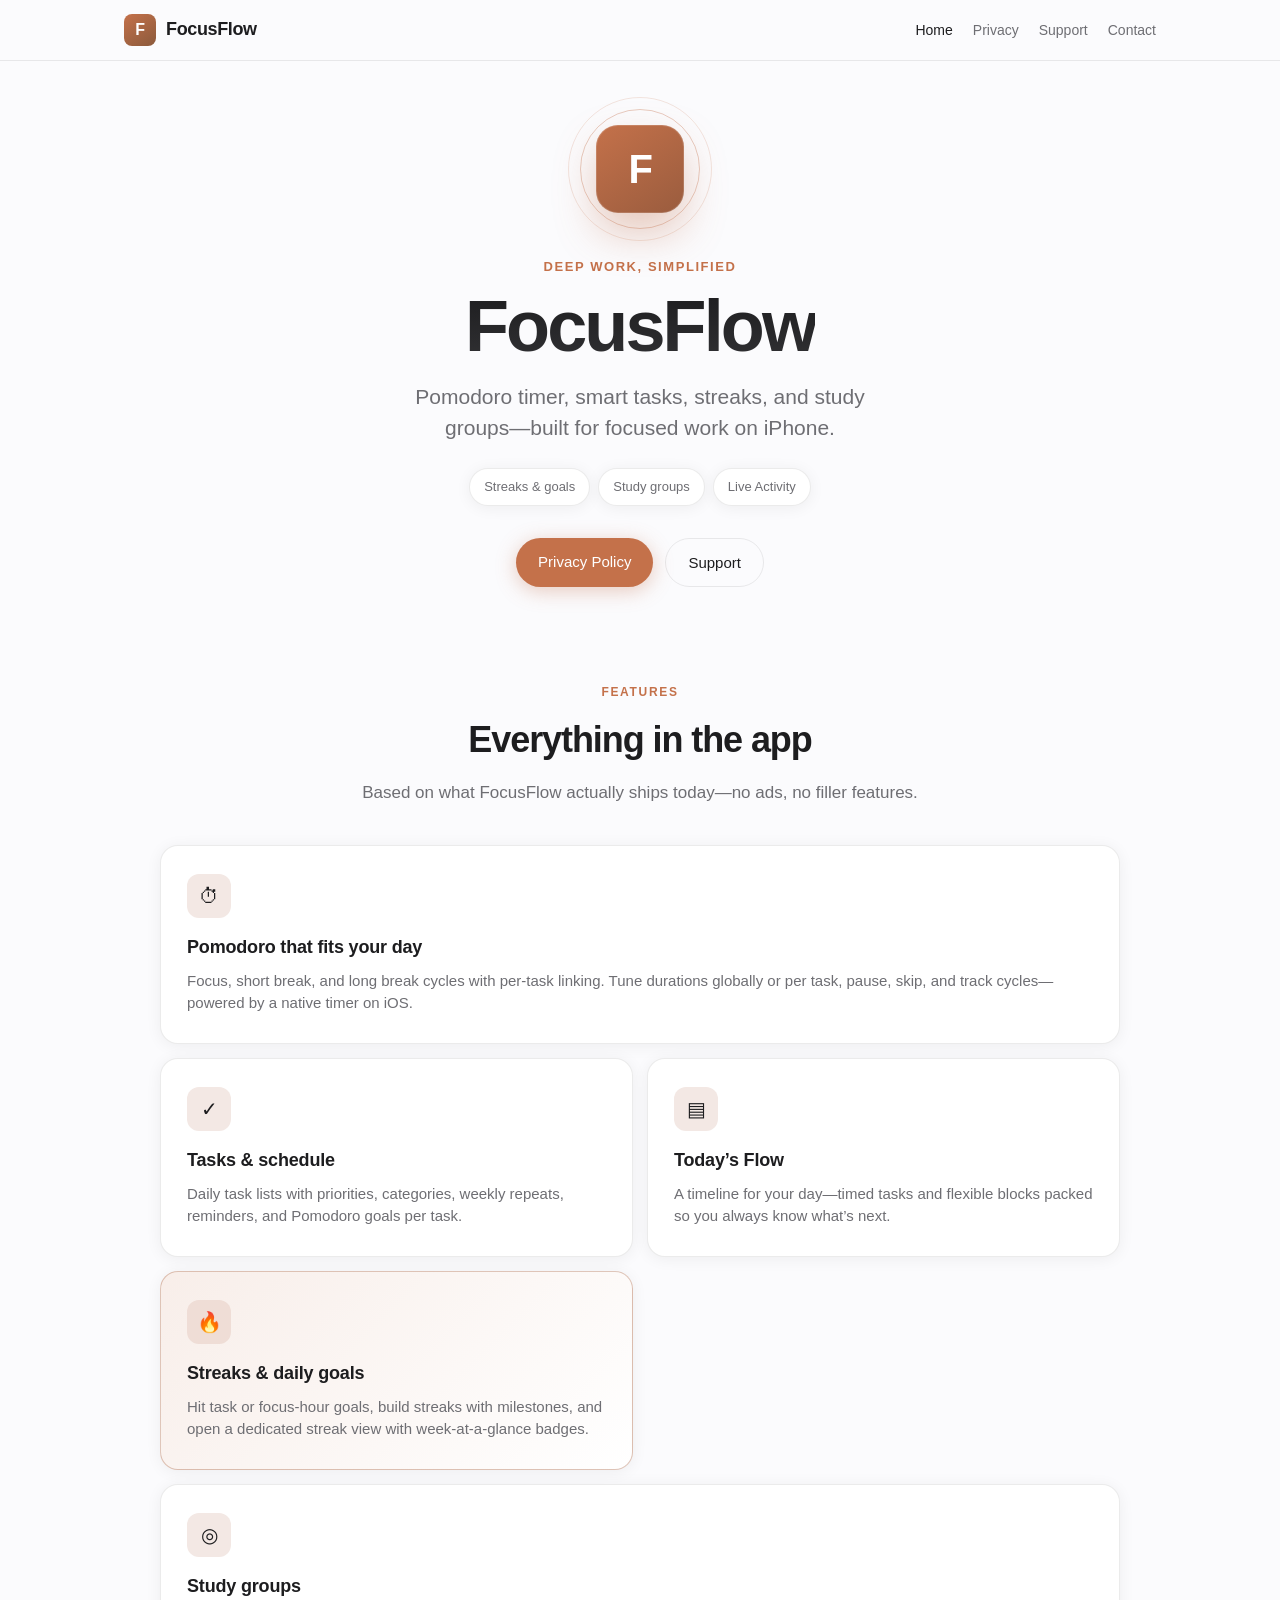
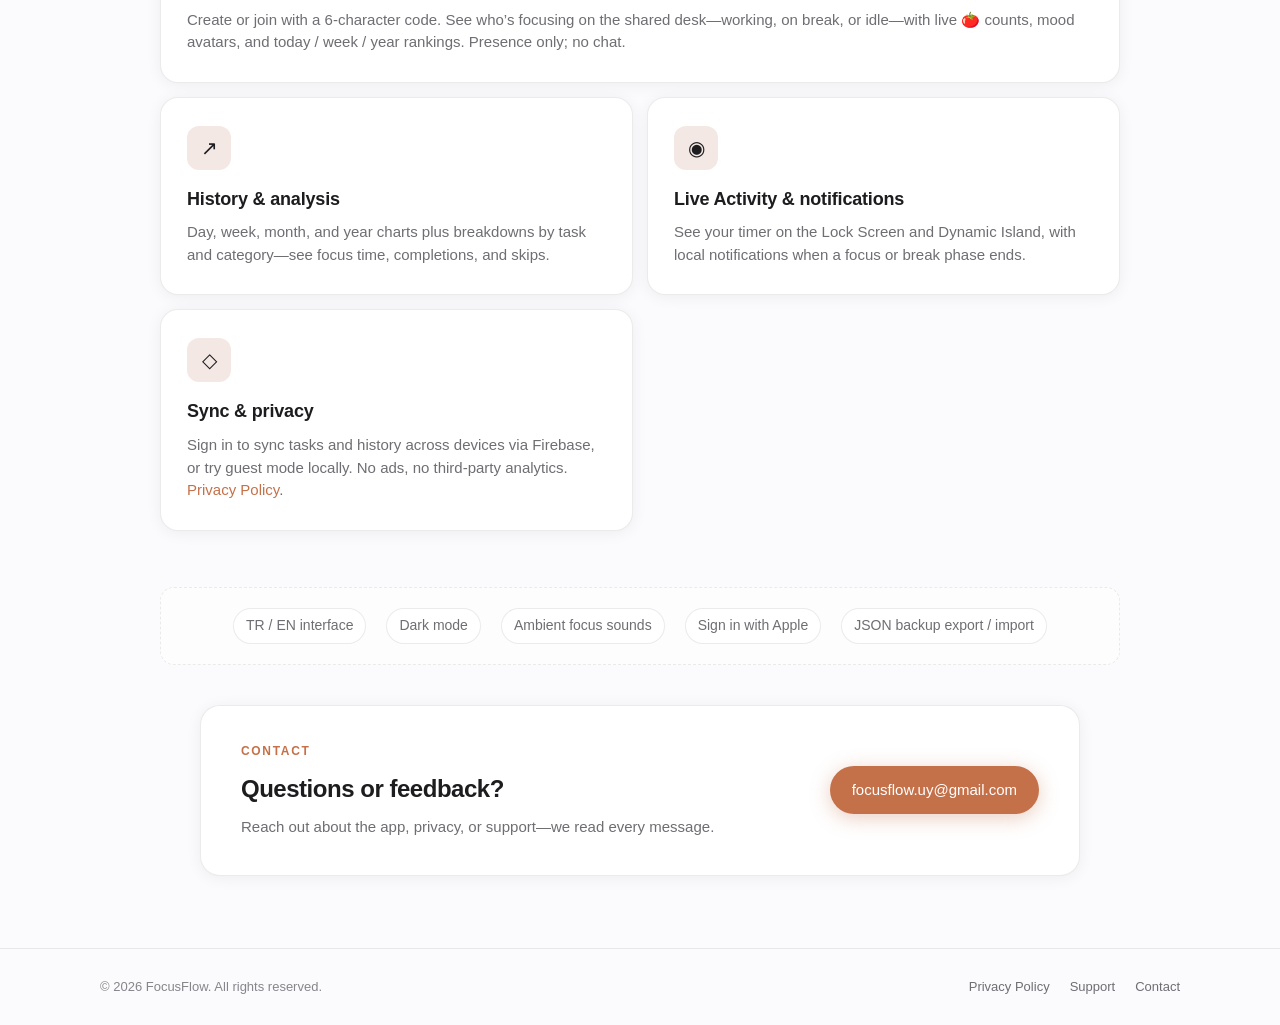
<file: index.html>
<!DOCTYPE html>
<html lang="en">
<head>
  <meta charset="UTF-8">
  <meta name="viewport" content="width=device-width, initial-scale=1.0">
  <meta name="description" content="FocusFlow — Pomodoro timer, tasks, streaks, study groups, and focus analytics for deep work.">
  <title>FocusFlow</title>
  <link rel="stylesheet" href="css/style.css">
</head>
<body class="page-home">
  <header class="site-header">
    <div class="header-inner">
      <a class="logo" href="index.html">
        <span class="logo-mark" aria-hidden="true">F</span>
        FocusFlow
      </a>
      <nav aria-label="Main">
        <ul>
          <li><a href="index.html" aria-current="page">Home</a></li>
          <li><a href="privacy.html">Privacy</a></li>
          <li><a href="support.html">Support</a></li>
          <li><a href="mailto:focusflow.uy@gmail.com">Contact</a></li>
        </ul>
      </nav>
    </div>
  </header>

  <main>
    <section class="hero-home" aria-labelledby="hero-heading">
      <div class="hero-home__glow" aria-hidden="true"></div>
      <div class="container hero-home__inner">
        <div class="hero-home__visual" aria-hidden="true">
          <div class="hero-app-icon">
            <span>F</span>
          </div>
          <div class="hero-ring hero-ring--1"></div>
          <div class="hero-ring hero-ring--2"></div>
        </div>
        <p class="hero-eyebrow">Deep work, simplified</p>
        <h1 id="hero-heading" class="hero-home__title">FocusFlow</h1>
        <p class="hero-home__tagline">Pomodoro timer, smart tasks, streaks, and study groups—built for focused work on iPhone.</p>
        <div class="hero-pills" role="list">
          <span class="hero-pill" role="listitem">Streaks &amp; goals</span>
          <span class="hero-pill" role="listitem">Study groups</span>
          <span class="hero-pill" role="listitem">Live Activity</span>
        </div>
        <div class="hero-cta">
          <a class="btn btn-primary" href="privacy.html">Privacy Policy</a>
          <a class="btn btn-ghost" href="support.html">Support</a>
        </div>
      </div>
    </section>

    <section class="section-home container" aria-labelledby="features-heading">
      <div class="section-home__intro">
        <p class="section-label">Features</p>
        <h2 id="features-heading" class="section-title-home">Everything in the app</h2>
        <p class="section-lead">Based on what FocusFlow actually ships today—no ads, no filler features.</p>
      </div>
      <div class="features-bento features-bento--six">
        <article class="feature-card feature-card--large">
          <span class="feature-icon" aria-hidden="true">⏱</span>
          <h3>Pomodoro that fits your day</h3>
          <p>Focus, short break, and long break cycles with per-task linking. Tune durations globally or per task, pause, skip, and track cycles—powered by a native timer on iOS.</p>
        </article>
        <article class="feature-card">
          <span class="feature-icon" aria-hidden="true">✓</span>
          <h3>Tasks &amp; schedule</h3>
          <p>Daily task lists with priorities, categories, weekly repeats, reminders, and Pomodoro goals per task.</p>
        </article>
        <article class="feature-card">
          <span class="feature-icon" aria-hidden="true">▤</span>
          <h3>Today’s Flow</h3>
          <p>A timeline for your day—timed tasks and flexible blocks packed so you always know what’s next.</p>
        </article>
        <article class="feature-card feature-card--accent">
          <span class="feature-icon" aria-hidden="true">🔥</span>
          <h3>Streaks &amp; daily goals</h3>
          <p>Hit task or focus-hour goals, build streaks with milestones, and open a dedicated streak view with week-at-a-glance badges.</p>
        </article>
        <article class="feature-card feature-card--large">
          <span class="feature-icon" aria-hidden="true">◎</span>
          <h3>Study groups</h3>
          <p>Create or join with a 6-character code. See who’s focusing on the shared desk—working, on break, or idle—with live 🍅 counts, mood avatars, and today / week / year rankings. Presence only; no chat.</p>
        </article>
        <article class="feature-card">
          <span class="feature-icon" aria-hidden="true">↗</span>
          <h3>History &amp; analysis</h3>
          <p>Day, week, month, and year charts plus breakdowns by task and category—see focus time, completions, and skips.</p>
        </article>
        <article class="feature-card">
          <span class="feature-icon" aria-hidden="true">◉</span>
          <h3>Live Activity &amp; notifications</h3>
          <p>See your timer on the Lock Screen and Dynamic Island, with local notifications when a focus or break phase ends.</p>
        </article>
        <article class="feature-card">
          <span class="feature-icon" aria-hidden="true">◇</span>
          <h3>Sync &amp; privacy</h3>
          <p>Sign in to sync tasks and history across devices via Firebase, or try guest mode locally. No ads, no third-party analytics. <a href="privacy.html">Privacy Policy</a>.</p>
        </article>
      </div>
    </section>

    <section class="container" aria-labelledby="also-heading">
      <div class="also-strip">
        <h2 id="also-heading" class="visually-hidden">Also included</h2>
        <ul class="also-list">
          <li>TR / EN interface</li>
          <li>Dark mode</li>
          <li>Ambient focus sounds</li>
          <li>Sign in with Apple</li>
          <li>JSON backup export / import</li>
        </ul>
      </div>
    </section>

    <section class="container" aria-labelledby="contact-heading">
      <div class="contact-banner">
        <div class="contact-banner__text">
          <p class="section-label">Contact</p>
          <h2 id="contact-heading">Questions or feedback?</h2>
          <p>Reach out about the app, privacy, or support—we read every message.</p>
        </div>
        <a class="btn btn-primary contact-banner__btn" href="mailto:focusflow.uy@gmail.com">focusflow.uy@gmail.com</a>
      </div>
    </section>
  </main>

  <footer class="site-footer">
    <div class="footer-inner">
      <p>© 2026 FocusFlow. All rights reserved.</p>
      <div class="footer-links">
        <a href="privacy.html">Privacy Policy</a>
        <a href="support.html">Support</a>
        <a href="mailto:focusflow.uy@gmail.com">Contact</a>
      </div>
    </div>
  </footer>
</body>
</html>
</file>
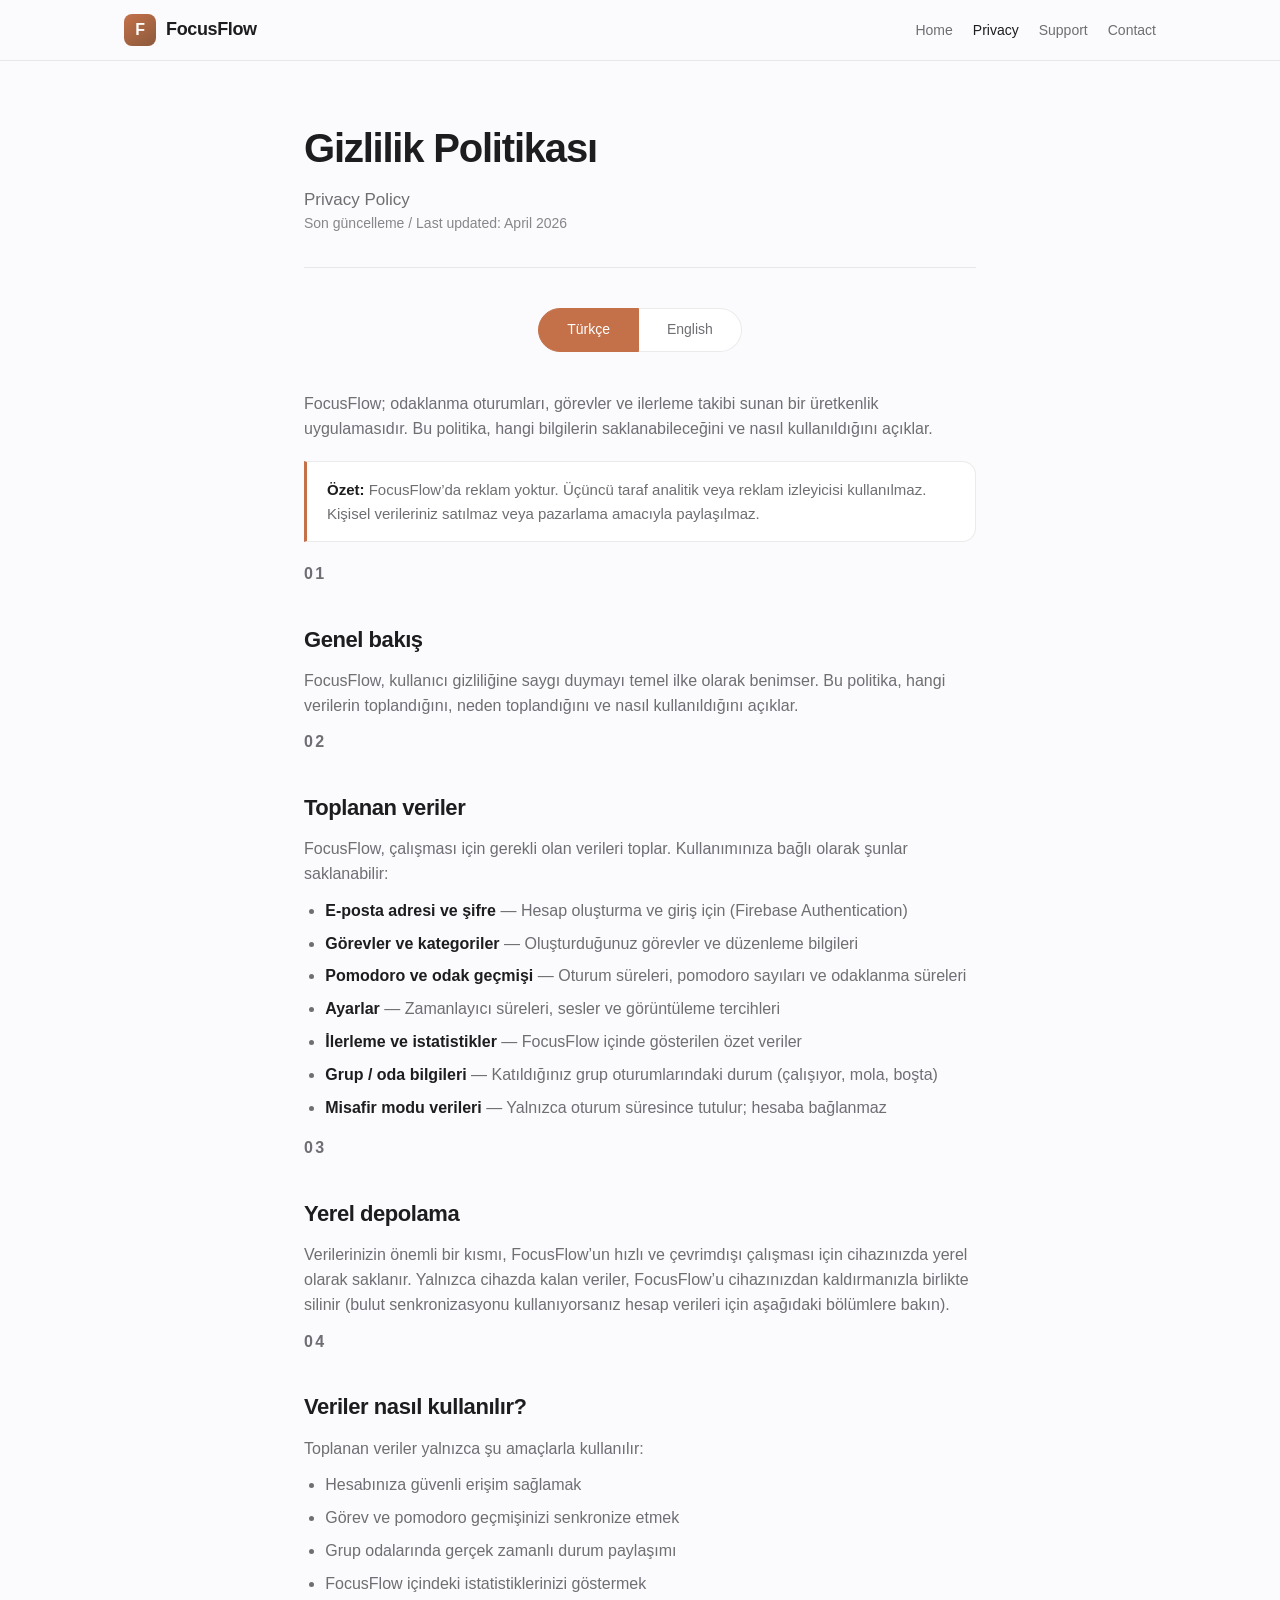
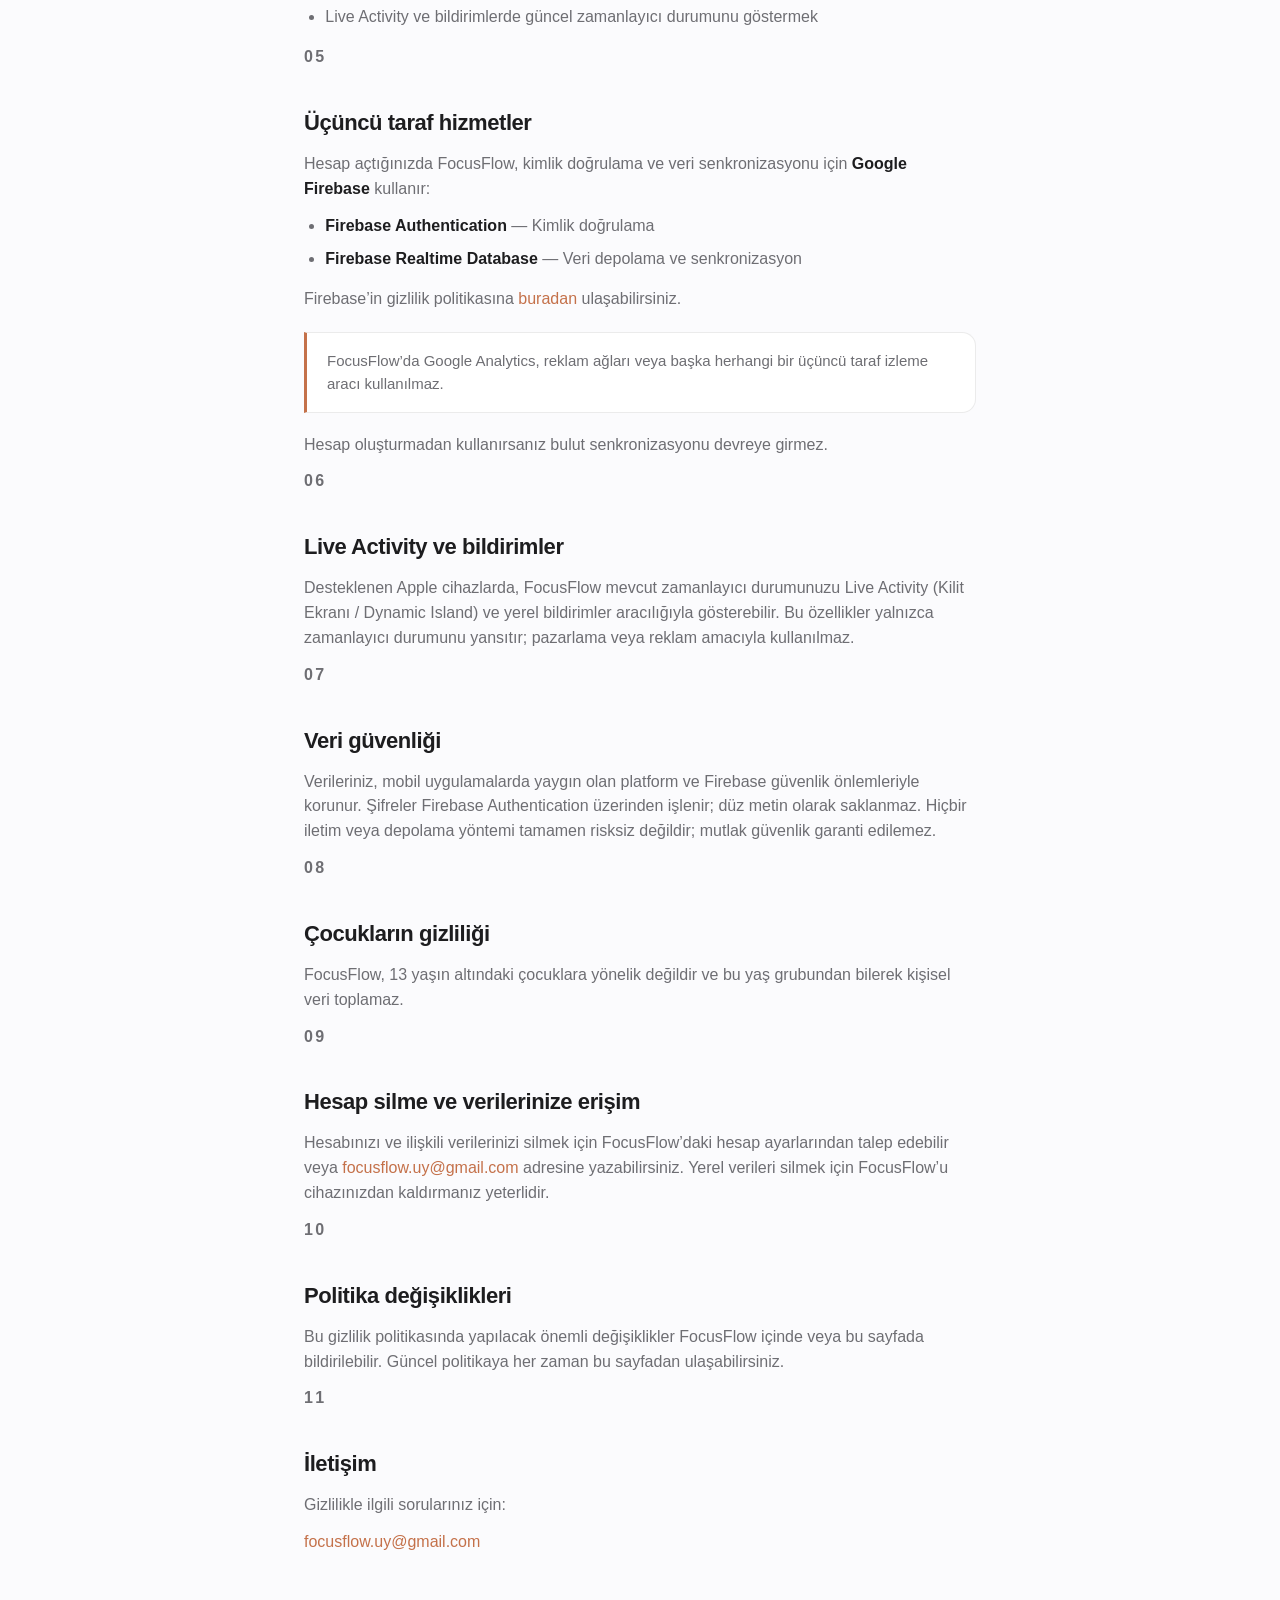
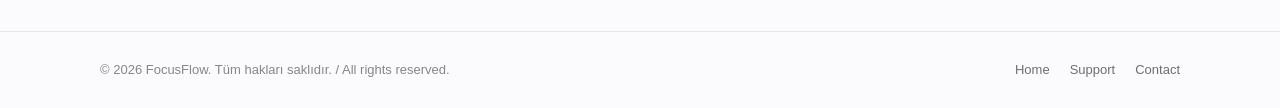
<file: privacy.html>
<!DOCTYPE html>
<html lang="tr">
<head>
  <meta charset="UTF-8">
  <meta name="viewport" content="width=device-width, initial-scale=1.0">
  <meta name="description" content="FocusFlow Gizlilik Politikası / Privacy Policy">
  <title>Gizlilik Politikası — FocusFlow</title>
  <link rel="stylesheet" href="css/style.css">
</head>
<body>
  <header class="site-header">
    <div class="header-inner">
      <a class="logo" href="index.html">
        <span class="logo-mark" aria-hidden="true">F</span>
        FocusFlow
      </a>
      <nav aria-label="Main">
        <ul>
          <li><a href="index.html">Home</a></li>
          <li><a href="privacy.html" aria-current="page">Privacy</a></li>
          <li><a href="support.html">Support</a></li>
          <li><a href="mailto:focusflow.uy@gmail.com">Contact</a></li>
        </ul>
      </nav>
    </div>
  </header>

  <main>
    <div class="container-narrow">
      <header class="page-header">
        <h1>Gizlilik Politikası</h1>
        <p class="subtitle">Privacy Policy</p>
        <p class="meta">Son güncelleme / Last updated: April 2026</p>
      </header>

      <div class="lang-switcher">
        <input type="radio" name="lang" id="lang-tr" checked>
        <input type="radio" name="lang" id="lang-en">

        <div class="lang-switch-labels">
          <label for="lang-tr">Türkçe</label>
          <label for="lang-en">English</label>
        </div>

        <article class="legal-content lang-panel-tr">
          <p>FocusFlow; odaklanma oturumları, görevler ve ilerleme takibi sunan bir üretkenlik uygulamasıdır. Bu politika, hangi bilgilerin saklanabileceğini ve nasıl kullanıldığını açıklar.</p>

          <div class="callout">
            <p><strong>Özet:</strong> FocusFlow’da reklam yoktur. Üçüncü taraf analitik veya reklam izleyicisi kullanılmaz. Kişisel verileriniz satılmaz veya pazarlama amacıyla paylaşılmaz.</p>
          </div>

          <p class="section-num">01</p>
          <h2>Genel bakış</h2>
          <p>FocusFlow, kullanıcı gizliliğine saygı duymayı temel ilke olarak benimser. Bu politika, hangi verilerin toplandığını, neden toplandığını ve nasıl kullanıldığını açıklar.</p>

          <p class="section-num">02</p>
          <h2>Toplanan veriler</h2>
          <p>FocusFlow, çalışması için gerekli olan verileri toplar. Kullanımınıza bağlı olarak şunlar saklanabilir:</p>
          <ul>
            <li><strong>E-posta adresi ve şifre</strong> — Hesap oluşturma ve giriş için (Firebase Authentication)</li>
            <li><strong>Görevler ve kategoriler</strong> — Oluşturduğunuz görevler ve düzenleme bilgileri</li>
            <li><strong>Pomodoro ve odak geçmişi</strong> — Oturum süreleri, pomodoro sayıları ve odaklanma süreleri</li>
            <li><strong>Ayarlar</strong> — Zamanlayıcı süreleri, sesler ve görüntüleme tercihleri</li>
            <li><strong>İlerleme ve istatistikler</strong> — FocusFlow içinde gösterilen özet veriler</li>
            <li><strong>Grup / oda bilgileri</strong> — Katıldığınız grup oturumlarındaki durum (çalışıyor, mola, boşta)</li>
            <li><strong>Misafir modu verileri</strong> — Yalnızca oturum süresince tutulur; hesaba bağlanmaz</li>
          </ul>

          <p class="section-num">03</p>
          <h2>Yerel depolama</h2>
          <p>Verilerinizin önemli bir kısmı, FocusFlow’un hızlı ve çevrimdışı çalışması için cihazınızda yerel olarak saklanır. Yalnızca cihazda kalan veriler, FocusFlow’u cihazınızdan kaldırmanızla birlikte silinir (bulut senkronizasyonu kullanıyorsanız hesap verileri için aşağıdaki bölümlere bakın).</p>

          <p class="section-num">04</p>
          <h2>Veriler nasıl kullanılır?</h2>
          <p>Toplanan veriler yalnızca şu amaçlarla kullanılır:</p>
          <ul>
            <li>Hesabınıza güvenli erişim sağlamak</li>
            <li>Görev ve pomodoro geçmişinizi senkronize etmek</li>
            <li>Grup odalarında gerçek zamanlı durum paylaşımı</li>
            <li>FocusFlow içindeki istatistiklerinizi göstermek</li>
            <li>Live Activity ve bildirimlerde güncel zamanlayıcı durumunu göstermek</li>
          </ul>

          <p class="section-num">05</p>
          <h2>Üçüncü taraf hizmetler</h2>
          <p>Hesap açtığınızda FocusFlow, kimlik doğrulama ve veri senkronizasyonu için <strong>Google Firebase</strong> kullanır:</p>
          <ul>
            <li><strong>Firebase Authentication</strong> — Kimlik doğrulama</li>
            <li><strong>Firebase Realtime Database</strong> — Veri depolama ve senkronizasyon</li>
          </ul>
          <p>Firebase’in gizlilik politikasına <a href="https://firebase.google.com/support/privacy" rel="noopener noreferrer">buradan</a> ulaşabilirsiniz.</p>
          <div class="callout">
            <p>FocusFlow’da Google Analytics, reklam ağları veya başka herhangi bir üçüncü taraf izleme aracı kullanılmaz.</p>
          </div>
          <p>Hesap oluşturmadan kullanırsanız bulut senkronizasyonu devreye girmez.</p>

          <p class="section-num">06</p>
          <h2>Live Activity ve bildirimler</h2>
          <p>Desteklenen Apple cihazlarda, FocusFlow mevcut zamanlayıcı durumunuzu Live Activity (Kilit Ekranı / Dynamic Island) ve yerel bildirimler aracılığıyla gösterebilir. Bu özellikler yalnızca zamanlayıcı durumunu yansıtır; pazarlama veya reklam amacıyla kullanılmaz.</p>

          <p class="section-num">07</p>
          <h2>Veri güvenliği</h2>
          <p>Verileriniz, mobil uygulamalarda yaygın olan platform ve Firebase güvenlik önlemleriyle korunur. Şifreler Firebase Authentication üzerinden işlenir; düz metin olarak saklanmaz. Hiçbir iletim veya depolama yöntemi tamamen risksiz değildir; mutlak güvenlik garanti edilemez.</p>

          <p class="section-num">08</p>
          <h2>Çocukların gizliliği</h2>
          <p>FocusFlow, 13 yaşın altındaki çocuklara yönelik değildir ve bu yaş grubundan bilerek kişisel veri toplamaz.</p>

          <p class="section-num">09</p>
          <h2>Hesap silme ve verilerinize erişim</h2>
          <p>Hesabınızı ve ilişkili verilerinizi silmek için FocusFlow’daki hesap ayarlarından talep edebilir veya <a href="mailto:focusflow.uy@gmail.com">focusflow.uy@gmail.com</a> adresine yazabilirsiniz. Yerel verileri silmek için FocusFlow’u cihazınızdan kaldırmanız yeterlidir.</p>

          <p class="section-num">10</p>
          <h2>Politika değişiklikleri</h2>
          <p>Bu gizlilik politikasında yapılacak önemli değişiklikler FocusFlow içinde veya bu sayfada bildirilebilir. Güncel politikaya her zaman bu sayfadan ulaşabilirsiniz.</p>

          <p class="section-num">11</p>
          <h2>İletişim</h2>
          <p>Gizlilikle ilgili sorularınız için:</p>
          <p><a href="mailto:focusflow.uy@gmail.com">focusflow.uy@gmail.com</a></p>
        </article>

        <article class="legal-content lang-panel-en">
          <p>FocusFlow is a productivity app for focus sessions, tasks, and progress tracking. This policy describes what information may be stored and how it is used.</p>

          <div class="callout">
            <p><strong>Summary:</strong> FocusFlow has no advertisements, no third-party analytics or ad trackers, and does not sell your personal data or share it for marketing purposes.</p>
          </div>

          <p class="section-num">01</p>
          <h2>Overview</h2>
          <p>FocusFlow is committed to respecting your privacy. This policy explains what data is collected, why it is collected, and how it is used.</p>

          <p class="section-num">02</p>
          <h2>Collected data</h2>
          <p>FocusFlow collects data necessary to function. Depending on how you use it, the following may be stored:</p>
          <ul>
            <li><strong>Email address and password</strong> — For account creation and sign-in (Firebase Authentication)</li>
            <li><strong>Tasks and categories</strong> — Tasks you create and how you organize them</li>
            <li><strong>Pomodoro and focus history</strong> — Session lengths, pomodoro counts, and focus durations</li>
            <li><strong>Settings</strong> — Timer durations, sounds, and display preferences</li>
            <li><strong>Progress and statistics</strong> — Summaries of your focus activity shown in FocusFlow</li>
            <li><strong>Group / room information</strong> — Your status in group sessions (working, break, idle)</li>
            <li><strong>Guest mode data</strong> — Held only for the duration of the session; not linked to an account</li>
          </ul>

          <p class="section-num">03</p>
          <h2>Local storage</h2>
          <p>Much of your data is stored locally on your device so FocusFlow works quickly and offline. Data kept only on your device is removed when you delete FocusFlow (unless you also use cloud sync, described below).</p>

          <p class="section-num">04</p>
          <h2>How your data is used</h2>
          <p>Collected data is used solely for:</p>
          <ul>
            <li>Providing secure access to your account</li>
            <li>Syncing your tasks and pomodoro history</li>
            <li>Real-time status sharing in group rooms</li>
            <li>Displaying in-app statistics</li>
            <li>Showing current timer state in Live Activity and notifications</li>
          </ul>

          <p class="section-num">05</p>
          <h2>Third-party services</h2>
          <p>If you create an account, FocusFlow uses <strong>Google Firebase</strong> for authentication and data sync:</p>
          <ul>
            <li><strong>Firebase Authentication</strong> — Identity verification</li>
            <li><strong>Firebase Realtime Database</strong> — Data storage and synchronization</li>
          </ul>
          <p>You can review Firebase’s privacy policy <a href="https://firebase.google.com/support/privacy" rel="noopener noreferrer">here</a>.</p>
          <div class="callout">
            <p>FocusFlow does not use Google Analytics, ad networks, or any other third-party tracking tools.</p>
          </div>
          <p>If you use FocusFlow without signing in, cloud sync does not apply.</p>

          <p class="section-num">06</p>
          <h2>Live Activity and notifications</h2>
          <p>On supported Apple devices, FocusFlow may show your current timer through Live Activity (Lock Screen / Dynamic Island) and local notifications. These features reflect timer state only; they are not used for marketing or advertising.</p>

          <p class="section-num">07</p>
          <h2>Data security</h2>
          <p>Your data is protected using standard platform and Firebase security measures. Passwords are handled through Firebase Authentication and are not stored in plain text. No method of transmission or storage is completely secure; absolute security cannot be guaranteed.</p>

          <p class="section-num">08</p>
          <h2>Children’s privacy</h2>
          <p>FocusFlow is not directed at children under 13 and does not knowingly collect personal information from children under 13.</p>

          <p class="section-num">09</p>
          <h2>Account deletion and data access</h2>
          <p>You may request deletion of your account and associated data through account settings in FocusFlow or by emailing <a href="mailto:focusflow.uy@gmail.com">focusflow.uy@gmail.com</a>. Removing FocusFlow from your device deletes local data.</p>

          <p class="section-num">10</p>
          <h2>Policy changes</h2>
          <p>This policy may be updated from time to time. Significant changes may be communicated in FocusFlow or on this page. The current policy is always available here.</p>

          <p class="section-num">11</p>
          <h2>Contact</h2>
          <p>For privacy-related questions:</p>
          <p><a href="mailto:focusflow.uy@gmail.com">focusflow.uy@gmail.com</a></p>
        </article>
      </div>
    </div>
  </main>

  <footer class="site-footer">
    <div class="footer-inner">
      <p>© 2026 FocusFlow. Tüm hakları saklıdır. / All rights reserved.</p>
      <div class="footer-links">
        <a href="index.html">Home</a>
        <a href="support.html">Support</a>
        <a href="mailto:focusflow.uy@gmail.com">Contact</a>
      </div>
    </div>
  </footer>
</body>
</html>
</file>
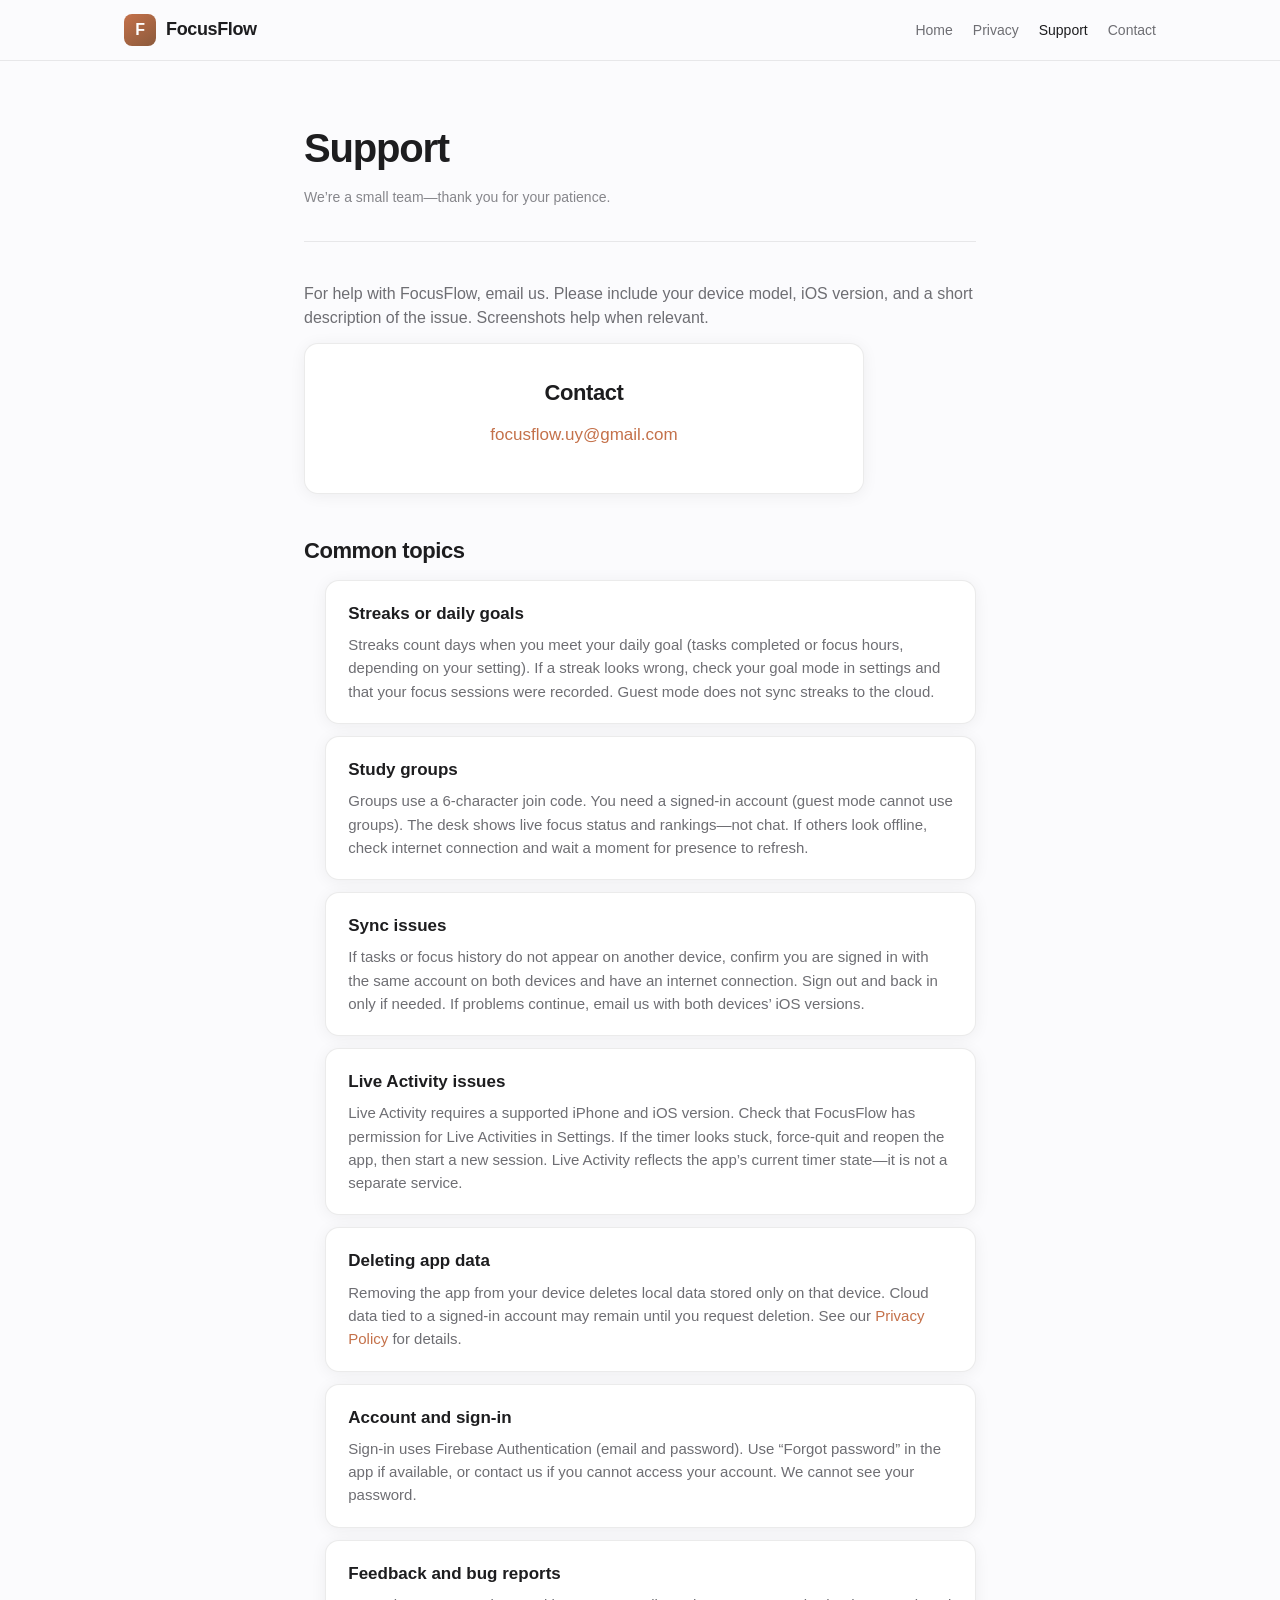
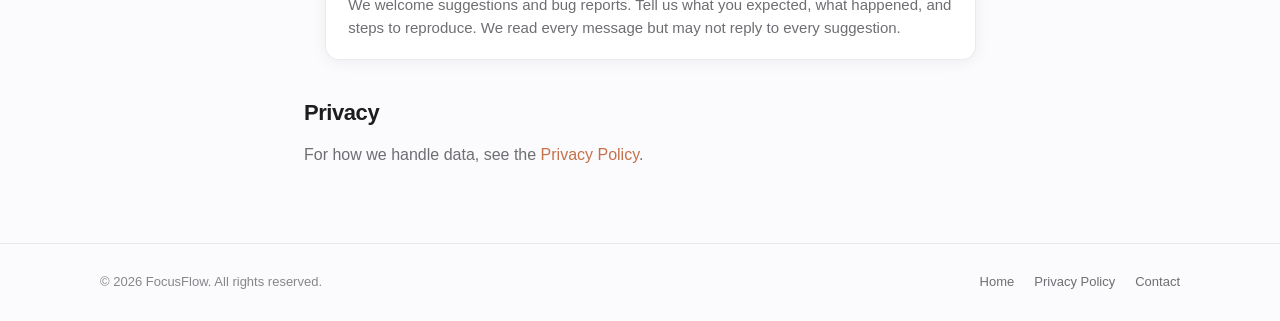
<file: support.html>
<!DOCTYPE html>
<html lang="en">
<head>
  <meta charset="UTF-8">
  <meta name="viewport" content="width=device-width, initial-scale=1.0">
  <meta name="description" content="FocusFlow Support — help with sync, Live Activity, data, and account questions.">
  <title>Support — FocusFlow</title>
  <link rel="stylesheet" href="css/style.css">
</head>
<body>
  <header class="site-header">
    <div class="header-inner">
      <a class="logo" href="index.html">
        <span class="logo-mark" aria-hidden="true">F</span>
        FocusFlow
      </a>
      <nav aria-label="Main">
        <ul>
          <li><a href="index.html">Home</a></li>
          <li><a href="privacy.html">Privacy</a></li>
          <li><a href="support.html" aria-current="page">Support</a></li>
          <li><a href="mailto:focusflow.uy@gmail.com">Contact</a></li>
        </ul>
      </nav>
    </div>
  </header>

  <main>
    <div class="container-narrow">
      <header class="page-header">
        <h1>Support</h1>
        <p class="meta">We’re a small team—thank you for your patience.</p>
      </header>

      <article class="legal-content">
        <p>For help with FocusFlow, email us. Please include your device model, iOS version, and a short description of the issue. Screenshots help when relevant.</p>

        <div class="contact-strip" style="margin: 0 0 40px;">
          <h2>Contact</h2>
          <p class="email"><a href="mailto:focusflow.uy@gmail.com">focusflow.uy@gmail.com</a></p>
        </div>

        <h2>Common topics</h2>
        <ul class="topic-list">
          <li>
            <h3>Streaks or daily goals</h3>
            <p>Streaks count days when you meet your daily goal (tasks completed or focus hours, depending on your setting). If a streak looks wrong, check your goal mode in settings and that your focus sessions were recorded. Guest mode does not sync streaks to the cloud.</p>
          </li>
          <li>
            <h3>Study groups</h3>
            <p>Groups use a 6-character join code. You need a signed-in account (guest mode cannot use groups). The desk shows live focus status and rankings—not chat. If others look offline, check internet connection and wait a moment for presence to refresh.</p>
          </li>
          <li>
            <h3>Sync issues</h3>
            <p>If tasks or focus history do not appear on another device, confirm you are signed in with the same account on both devices and have an internet connection. Sign out and back in only if needed. If problems continue, email us with both devices’ iOS versions.</p>
          </li>
          <li>
            <h3>Live Activity issues</h3>
            <p>Live Activity requires a supported iPhone and iOS version. Check that FocusFlow has permission for Live Activities in Settings. If the timer looks stuck, force-quit and reopen the app, then start a new session. Live Activity reflects the app’s current timer state—it is not a separate service.</p>
          </li>
          <li>
            <h3>Deleting app data</h3>
            <p>Removing the app from your device deletes local data stored only on that device. Cloud data tied to a signed-in account may remain until you request deletion. See our <a href="privacy.html">Privacy Policy</a> for details.</p>
          </li>
          <li>
            <h3>Account and sign-in</h3>
            <p>Sign-in uses Firebase Authentication (email and password). Use “Forgot password” in the app if available, or contact us if you cannot access your account. We cannot see your password.</p>
          </li>
          <li>
            <h3>Feedback and bug reports</h3>
            <p>We welcome suggestions and bug reports. Tell us what you expected, what happened, and steps to reproduce. We read every message but may not reply to every suggestion.</p>
          </li>
        </ul>

        <h2>Privacy</h2>
        <p>For how we handle data, see the <a href="privacy.html">Privacy Policy</a>.</p>
      </article>
    </div>
  </main>

  <footer class="site-footer">
    <div class="footer-inner">
      <p>© 2026 FocusFlow. All rights reserved.</p>
      <div class="footer-links">
        <a href="index.html">Home</a>
        <a href="privacy.html">Privacy Policy</a>
        <a href="mailto:focusflow.uy@gmail.com">Contact</a>
      </div>
    </div>
  </footer>
</body>
</html>
</file>
<file: css/style.css>
/* FocusFlow — static site styles (system fonts, no external deps) */

:root {
  --bg: #fbfbfd;
  --bg-elevated: #ffffff;
  --text: #1d1d1f;
  --text-secondary: #6e6e73;
  --text-tertiary: #86868b;
  --accent: #c4714a;
  --accent-hover: #a85d3a;
  --border: rgba(0, 0, 0, 0.08);
  --shadow: 0 2px 16px rgba(0, 0, 0, 0.06);
  --radius: 14px;
  --max-width: 720px;
  --page-width: 1080px;
  --font: -apple-system, BlinkMacSystemFont, "SF Pro Text", "Segoe UI", Roboto, Helvetica, Arial, sans-serif;
  --font-display: -apple-system, BlinkMacSystemFont, "SF Pro Display", "Segoe UI", Roboto, Helvetica, Arial, sans-serif;
}

@media (prefers-color-scheme: dark) {
  :root {
    --bg: #000000;
    --bg-elevated: #1c1c1e;
    --text: #f5f5f7;
    --text-secondary: #a1a1a6;
    --text-tertiary: #6e6e73;
    --accent: #e8977a;
    --accent-hover: #f0a88a;
    --border: rgba(255, 255, 255, 0.1);
    --shadow: 0 2px 24px rgba(0, 0, 0, 0.4);
  }
}

*, *::before, *::after {
  box-sizing: border-box;
  margin: 0;
  padding: 0;
}

html {
  -webkit-text-size-adjust: 100%;
  scroll-behavior: smooth;
}

body {
  font-family: var(--font);
  font-size: 17px;
  line-height: 1.55;
  color: var(--text);
  background: var(--bg);
  min-height: 100vh;
  display: flex;
  flex-direction: column;
}

a {
  color: var(--accent);
  text-decoration: none;
}

a:hover {
  text-decoration: underline;
}

a:focus-visible {
  outline: 2px solid var(--accent);
  outline-offset: 3px;
  border-radius: 4px;
}

/* Header */
.site-header {
  position: sticky;
  top: 0;
  z-index: 100;
  background: color-mix(in srgb, var(--bg) 85%, transparent);
  backdrop-filter: saturate(180%) blur(20px);
  -webkit-backdrop-filter: saturate(180%) blur(20px);
  border-bottom: 1px solid var(--border);
}

.header-inner {
  max-width: var(--page-width);
  margin: 0 auto;
  padding: 14px 24px;
  display: flex;
  align-items: center;
  justify-content: space-between;
  gap: 16px;
}

.logo {
  display: flex;
  align-items: center;
  gap: 10px;
  font-family: var(--font-display);
  font-size: 18px;
  font-weight: 600;
  color: var(--text);
  text-decoration: none;
  letter-spacing: -0.02em;
}

.logo:hover {
  text-decoration: none;
  opacity: 0.85;
}

.logo-mark {
  width: 32px;
  height: 32px;
  border-radius: 8px;
  background: linear-gradient(145deg, var(--accent), #8b5a3c);
  display: flex;
  align-items: center;
  justify-content: center;
  color: #fff;
  font-size: 16px;
  font-weight: 700;
  flex-shrink: 0;
}

nav ul {
  list-style: none;
  display: flex;
  gap: 8px 20px;
  flex-wrap: wrap;
  justify-content: flex-end;
}

nav a {
  font-size: 14px;
  color: var(--text-secondary);
  text-decoration: none;
  padding: 6px 0;
}

nav a:hover,
nav a[aria-current="page"] {
  color: var(--text);
  text-decoration: none;
}

nav a[aria-current="page"] {
  font-weight: 500;
}

/* Main */
main {
  flex: 1;
  width: 100%;
}

.container {
  max-width: var(--page-width);
  margin: 0 auto;
  padding: 0 24px;
}

.container-narrow {
  max-width: var(--max-width);
  margin: 0 auto;
  padding: 0 24px;
}

/* Hero */
.hero {
  padding: 72px 0 56px;
  text-align: center;
}

.hero h1 {
  font-family: var(--font-display);
  font-size: clamp(40px, 8vw, 56px);
  font-weight: 700;
  letter-spacing: -0.03em;
  line-height: 1.08;
  margin-bottom: 16px;
}

.hero .tagline {
  font-size: clamp(19px, 3vw, 22px);
  color: var(--text-secondary);
  max-width: 520px;
  margin: 0 auto 32px;
  font-weight: 400;
  line-height: 1.45;
}

.hero-cta {
  display: flex;
  flex-wrap: wrap;
  gap: 12px;
  justify-content: center;
}

.btn {
  display: inline-block;
  padding: 12px 22px;
  border-radius: 980px;
  font-size: 15px;
  font-weight: 500;
  text-decoration: none;
  transition: background 0.2s, color 0.2s;
}

.btn-primary {
  background: var(--accent);
  color: #fff;
}

.btn-primary:hover {
  background: var(--accent-hover);
  text-decoration: none;
  color: #fff;
}

.btn-secondary {
  background: var(--bg-elevated);
  color: var(--text);
  border: 1px solid var(--border);
  box-shadow: var(--shadow);
}

.btn-secondary:hover {
  text-decoration: none;
  opacity: 0.9;
}

/* Feature grid */
.section {
  padding: 48px 0;
}

.section-title {
  font-family: var(--font-display);
  font-size: 28px;
  font-weight: 600;
  letter-spacing: -0.02em;
  text-align: center;
  margin-bottom: 36px;
}

.features {
  display: grid;
  grid-template-columns: repeat(auto-fit, minmax(260px, 1fr));
  gap: 16px;
  max-width: 960px;
  margin: 0 auto;
}

.feature-card {
  background: var(--bg-elevated);
  border: 1px solid var(--border);
  border-radius: var(--radius);
  padding: 24px;
  box-shadow: var(--shadow);
}

.feature-card h3 {
  font-family: var(--font-display);
  font-size: 17px;
  font-weight: 600;
  margin-bottom: 8px;
  letter-spacing: -0.01em;
}

.feature-card p {
  font-size: 15px;
  color: var(--text-secondary);
  line-height: 1.5;
}

/* Contact strip */
.contact-strip {
  margin: 24px auto 64px;
  max-width: 560px;
  text-align: center;
  padding: 32px 28px;
  background: var(--bg-elevated);
  border: 1px solid var(--border);
  border-radius: var(--radius);
  box-shadow: var(--shadow);
}

.contact-strip h2 {
  font-family: var(--font-display);
  font-size: 22px;
  font-weight: 600;
  margin-bottom: 8px;
}

.contact-strip p {
  color: var(--text-secondary);
  font-size: 15px;
  margin-bottom: 12px;
}

.contact-strip .email {
  font-size: 17px;
  font-weight: 500;
}

/* Legal / support content */
.page-header {
  padding: 56px 0 32px;
  border-bottom: 1px solid var(--border);
  margin-bottom: 40px;
}

.page-header h1 {
  font-family: var(--font-display);
  font-size: clamp(32px, 6vw, 40px);
  font-weight: 700;
  letter-spacing: -0.03em;
  margin-bottom: 8px;
}

.page-header .meta {
  font-size: 14px;
  color: var(--text-tertiary);
}

.legal-content {
  padding-bottom: 64px;
}

.legal-content h2 {
  font-family: var(--font-display);
  font-size: 22px;
  font-weight: 600;
  margin: 36px 0 12px;
  letter-spacing: -0.02em;
}

.legal-content h2:first-child {
  margin-top: 0;
}

.legal-content p,
.legal-content li {
  color: var(--text-secondary);
  font-size: 16px;
  margin-bottom: 12px;
}

.legal-content ul {
  margin: 0 0 16px 1.25em;
}

.legal-content li {
  margin-bottom: 8px;
}

.legal-content strong {
  color: var(--text);
  font-weight: 600;
}

.callout {
  background: var(--bg-elevated);
  border: 1px solid var(--border);
  border-left: 3px solid var(--accent);
  border-radius: 0 var(--radius) var(--radius) 0;
  padding: 16px 20px;
  margin: 20px 0;
}

.callout p {
  margin: 0;
  font-size: 15px;
}

.section-num {
  font-size: 11px;
  font-weight: 600;
  letter-spacing: 0.14em;
  text-transform: uppercase;
  color: var(--accent);
  margin-bottom: 6px;
}

.page-header .subtitle {
  font-size: 17px;
  color: var(--text-secondary);
  font-weight: 400;
  margin-top: 4px;
}

/* Bilingual privacy — CSS-only language toggle */
.lang-switcher input[type="radio"] {
  position: absolute;
  width: 1px;
  height: 1px;
  padding: 0;
  margin: -1px;
  overflow: hidden;
  clip: rect(0, 0, 0, 0);
  white-space: nowrap;
  border: 0;
}

.lang-switch-labels {
  display: flex;
  justify-content: center;
  gap: 0;
  margin-bottom: 40px;
}

.lang-switch-labels label {
  padding: 10px 28px;
  border: 1px solid var(--border);
  background: var(--bg-elevated);
  cursor: pointer;
  font-size: 14px;
  color: var(--text-secondary);
  transition: background 0.2s, color 0.2s, border-color 0.2s;
}

.lang-switch-labels label:first-of-type {
  border-radius: 980px 0 0 980px;
}

.lang-switch-labels label:last-of-type {
  border-radius: 0 980px 980px 0;
  border-left: none;
}

#lang-tr:checked ~ .lang-switch-labels label[for="lang-tr"],
#lang-en:checked ~ .lang-switch-labels label[for="lang-en"] {
  background: var(--accent);
  border-color: var(--accent);
  color: #fff;
}

.lang-switcher .lang-panel-en {
  display: none;
}

.lang-switcher #lang-en:checked ~ .lang-panel-tr {
  display: none;
}

.lang-switcher #lang-en:checked ~ .lang-panel-en {
  display: block;
}

/* Support topics */
.topic-list {
  list-style: none;
  margin: 0;
  padding: 0;
}

.topic-list li {
  background: var(--bg-elevated);
  border: 1px solid var(--border);
  border-radius: var(--radius);
  padding: 20px 22px;
  margin-bottom: 12px;
  box-shadow: var(--shadow);
}

.topic-list h3 {
  font-size: 17px;
  font-weight: 600;
  margin-bottom: 6px;
  color: var(--text);
}

.topic-list p {
  margin: 0;
  font-size: 15px;
}

/* Footer */
.site-footer {
  border-top: 1px solid var(--border);
  padding: 28px 24px;
  margin-top: auto;
}

.footer-inner {
  max-width: var(--page-width);
  margin: 0 auto;
  display: flex;
  flex-wrap: wrap;
  align-items: center;
  justify-content: space-between;
  gap: 16px;
  font-size: 13px;
  color: var(--text-tertiary);
}

.footer-links {
  display: flex;
  flex-wrap: wrap;
  gap: 8px 20px;
}

.footer-links a {
  color: var(--text-secondary);
  text-decoration: none;
  font-size: 13px;
}

.footer-links a:hover {
  color: var(--text);
  text-decoration: none;
}

@media (max-width: 600px) {
  .header-inner {
    flex-direction: column;
    align-items: flex-start;
  }

  nav ul {
    justify-content: flex-start;
  }

  .hero {
    padding: 48px 0 40px;
  }

  .footer-inner {
    flex-direction: column;
    align-items: flex-start;
  }
}

/* ——— Home page ——— */
.page-home {
  --hero-glow: rgba(196, 113, 74, 0.35);
  --card-hover: rgba(196, 113, 74, 0.08);
}

@media (prefers-color-scheme: dark) {
  .page-home {
    --hero-glow: rgba(232, 151, 122, 0.25);
    --card-hover: rgba(232, 151, 122, 0.1);
  }
}

.hero-home {
  position: relative;
  padding: 48px 0 72px;
  overflow: hidden;
  text-align: center;
}

.hero-home__glow {
  position: absolute;
  inset: -40% -20% auto;
  height: 70%;
  background:
    radial-gradient(ellipse 60% 50% at 50% 0%, var(--hero-glow), transparent 70%),
    radial-gradient(ellipse 40% 30% at 80% 20%, rgba(196, 113, 74, 0.12), transparent 60%);
  pointer-events: none;
}

.hero-home__inner {
  position: relative;
  z-index: 1;
  display: flex;
  flex-direction: column;
  align-items: center;
}

.hero-home__visual {
  position: relative;
  width: 120px;
  height: 120px;
  margin-bottom: 28px;
}

.hero-app-icon {
  position: absolute;
  inset: 50%;
  width: 88px;
  height: 88px;
  margin: -44px 0 0 -44px;
  left: 50%;
  border-radius: 22px;
  background: linear-gradient(145deg, var(--accent) 0%, #9a5c3e 100%);
  box-shadow:
    0 20px 40px rgba(196, 113, 74, 0.35),
    0 0 0 1px rgba(255, 255, 255, 0.15) inset;
  display: flex;
  align-items: center;
  justify-content: center;
  z-index: 2;
}

.hero-app-icon span {
  font-family: var(--font-display);
  font-size: 40px;
  font-weight: 700;
  color: #fff;
  letter-spacing: -0.04em;
}

.hero-ring {
  position: absolute;
  inset: 0;
  border-radius: 50%;
  border: 1px solid color-mix(in srgb, var(--accent) 35%, transparent);
}

.hero-ring--1 {
  animation: hero-pulse 4s ease-in-out infinite;
}

.hero-ring--2 {
  inset: -12px;
  opacity: 0.5;
  animation: hero-pulse 4s ease-in-out infinite 0.6s;
}

@keyframes hero-pulse {
  0%, 100% { transform: scale(1); opacity: 0.6; }
  50% { transform: scale(1.06); opacity: 1; }
}

@media (prefers-reduced-motion: reduce) {
  .hero-ring--1,
  .hero-ring--2 {
    animation: none;
  }
}

.hero-eyebrow {
  font-size: 13px;
  font-weight: 600;
  letter-spacing: 0.12em;
  text-transform: uppercase;
  color: var(--accent);
  margin-bottom: 12px;
}

.hero-home__title {
  font-family: var(--font-display);
  font-size: clamp(48px, 10vw, 72px);
  font-weight: 700;
  letter-spacing: -0.04em;
  line-height: 1.05;
  margin-bottom: 16px;
  background: linear-gradient(180deg, var(--text) 0%, color-mix(in srgb, var(--text) 75%, var(--text-secondary)) 100%);
  -webkit-background-clip: text;
  background-clip: text;
  -webkit-text-fill-color: transparent;
}

@supports not (background-clip: text) {
  .hero-home__title {
    -webkit-text-fill-color: unset;
    background: none;
    color: var(--text);
  }
}

.hero-home__tagline {
  font-size: clamp(18px, 2.5vw, 21px);
  color: var(--text-secondary);
  max-width: 480px;
  line-height: 1.5;
  margin-bottom: 24px;
  font-weight: 400;
}

.hero-pills {
  display: flex;
  flex-wrap: wrap;
  gap: 8px;
  justify-content: center;
  margin-bottom: 32px;
  list-style: none;
  padding: 0;
}

.hero-pill {
  font-size: 13px;
  font-weight: 500;
  color: var(--text-secondary);
  padding: 8px 14px;
  border-radius: 980px;
  background: var(--bg-elevated);
  border: 1px solid var(--border);
  box-shadow: var(--shadow);
}

.btn-ghost {
  background: transparent;
  color: var(--text);
  border: 1px solid var(--border);
}

.btn-ghost:hover {
  background: var(--bg-elevated);
  text-decoration: none;
  border-color: color-mix(in srgb, var(--accent) 40%, var(--border));
}

.btn-primary {
  box-shadow: 0 4px 20px rgba(196, 113, 74, 0.35);
}

.btn-primary:hover {
  transform: translateY(-1px);
  box-shadow: 0 8px 28px rgba(196, 113, 74, 0.4);
}

.btn {
  transition: background 0.2s, color 0.2s, transform 0.2s, box-shadow 0.2s, border-color 0.2s;
}

@media (prefers-reduced-motion: reduce) {
  .btn-primary:hover {
    transform: none;
  }
}

.section-home {
  padding: 24px 0 56px;
}

.section-home__intro {
  text-align: center;
  max-width: 560px;
  margin: 0 auto 40px;
}

.section-label {
  font-size: 12px;
  font-weight: 600;
  letter-spacing: 0.14em;
  text-transform: uppercase;
  color: var(--accent);
  margin-bottom: 10px;
}

.section-title-home {
  font-family: var(--font-display);
  font-size: clamp(28px, 5vw, 36px);
  font-weight: 700;
  letter-spacing: -0.03em;
  margin-bottom: 12px;
}

.section-lead {
  font-size: 17px;
  color: var(--text-secondary);
  line-height: 1.5;
}

.features-bento {
  display: grid;
  grid-template-columns: repeat(2, 1fr);
  gap: 14px;
  max-width: 880px;
  margin: 0 auto;
}

.features-bento--six {
  max-width: 960px;
}

.visually-hidden {
  position: absolute;
  width: 1px;
  height: 1px;
  padding: 0;
  margin: -1px;
  overflow: hidden;
  clip: rect(0, 0, 0, 0);
  white-space: nowrap;
  border: 0;
}

.also-strip {
  max-width: 960px;
  margin: 0 auto 40px;
  padding: 20px 24px;
  border-radius: 14px;
  border: 1px dashed var(--border);
  background: color-mix(in srgb, var(--bg-elevated) 60%, transparent);
}

.also-list {
  list-style: none;
  display: flex;
  flex-wrap: wrap;
  justify-content: center;
  gap: 10px 20px;
  margin: 0;
  padding: 0;
}

.also-list li {
  font-size: 14px;
  color: var(--text-secondary);
  padding: 6px 12px;
  border-radius: 980px;
  background: var(--bg-elevated);
  border: 1px solid var(--border);
}

.features-bento .feature-card {
  text-align: left;
  padding: 28px 26px;
  border-radius: 18px;
  transition: transform 0.25s ease, box-shadow 0.25s ease, border-color 0.25s ease;
}

.features-bento .feature-card:hover {
  transform: translateY(-3px);
  box-shadow: 0 12px 32px rgba(0, 0, 0, 0.08);
  border-color: color-mix(in srgb, var(--accent) 25%, var(--border));
}

@media (prefers-color-scheme: dark) {
  .features-bento .feature-card:hover {
    box-shadow: 0 12px 40px rgba(0, 0, 0, 0.35);
  }
}

@media (prefers-reduced-motion: reduce) {
  .features-bento .feature-card:hover {
    transform: none;
  }
}

.feature-card--large {
  grid-column: 1 / -1;
}

.feature-card--accent {
  background: linear-gradient(135deg, color-mix(in srgb, var(--accent) 12%, var(--bg-elevated)), var(--bg-elevated));
  border-color: color-mix(in srgb, var(--accent) 30%, var(--border));
}

.feature-icon {
  display: flex;
  align-items: center;
  justify-content: center;
  width: 44px;
  height: 44px;
  border-radius: 12px;
  background: color-mix(in srgb, var(--accent) 14%, var(--bg));
  font-size: 20px;
  margin-bottom: 16px;
  line-height: 1;
}

.feature-card--accent .feature-icon {
  background: color-mix(in srgb, var(--accent) 22%, var(--bg));
}

.features-bento .feature-card h3 {
  font-size: 18px;
  margin-bottom: 8px;
}

.features-bento .feature-card p {
  font-size: 15px;
}

.contact-banner {
  display: flex;
  flex-wrap: wrap;
  align-items: center;
  justify-content: space-between;
  gap: 24px;
  margin: 16px auto 72px;
  padding: 36px 40px;
  max-width: 880px;
  background: var(--bg-elevated);
  border: 1px solid var(--border);
  border-radius: 20px;
  box-shadow: var(--shadow);
}

.contact-banner__text h2 {
  font-family: var(--font-display);
  font-size: 24px;
  font-weight: 600;
  letter-spacing: -0.02em;
  margin-bottom: 8px;
}

.contact-banner__text p:last-child {
  color: var(--text-secondary);
  font-size: 15px;
  margin: 0;
}

.contact-banner__btn {
  flex-shrink: 0;
  white-space: nowrap;
}

@media (min-width: 900px) {
  .features-bento--six .feature-card:not(.feature-card--large) {
    min-height: 160px;
  }
}

@media (max-width: 720px) {
  .features-bento {
    grid-template-columns: 1fr;
  }

  .feature-card--large {
    grid-column: auto;
  }

  .also-list {
    justify-content: flex-start;
  }

  .contact-banner {
    flex-direction: column;
    align-items: flex-start;
    padding: 28px 24px;
  }

  .contact-banner__btn {
    width: 100%;
    text-align: center;
  }

  .hero-home {
    padding: 32px 0 56px;
  }
}
</file>
